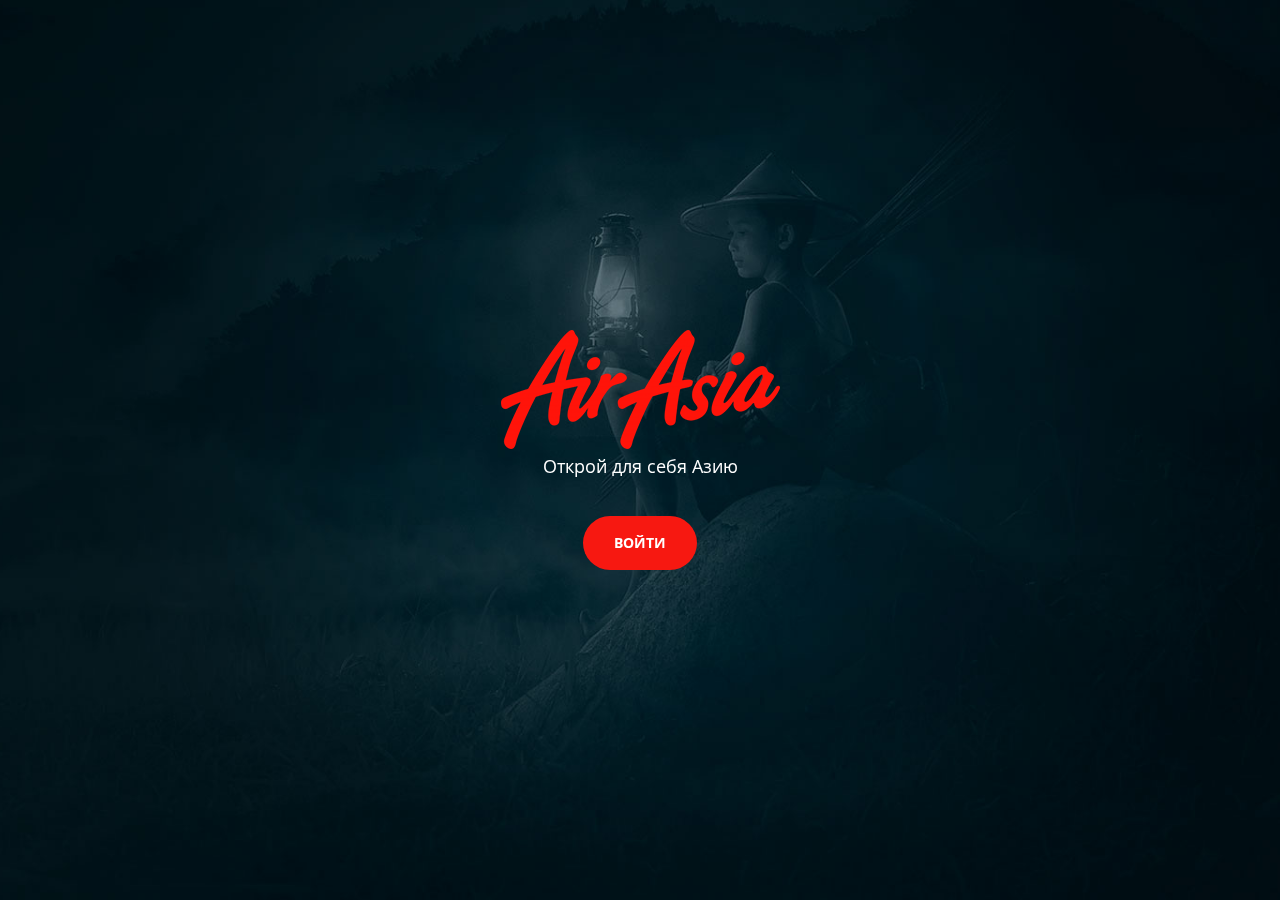
<file: index.html>
<!DOCTYPE html>
<html lang="ru">
<head>
  <meta charset="UTF-8">
  <meta http-equiv="X-UA-Compatible" content="IE=edge">
  <meta name="viewport" content="width=device-width, initial-scale=1.0">
  <link href="https://fonts.googleapis.com/css2?family=Open+Sans:wght@400;700&display=swap" rel="stylesheet">
  <link rel="icon" href="./img/favicon.ico" type="image/x-icon">
  <link rel="shortcut icon" href="./img/favicon.ico" type="image/x-icon">
  <link rel="stylesheet" href="./css/main.css">
  <title>AirAsia | Вход</title>
</head>
<body>
  <div class="wrapper">

    <section class="index">
      <div class="index__container">
        <div class="index__welcome index__welcome--start">
          <img src="img/index__logo.png" alt="" class="index__img">
          <p class="index__subtitle">Открой для себя Азию</p>
          <a href="main.html" class="btn btn_type_first">Войти</a>
        </div>
      </div>
    </section>
    
  </div>
</body>
</html>
</file>
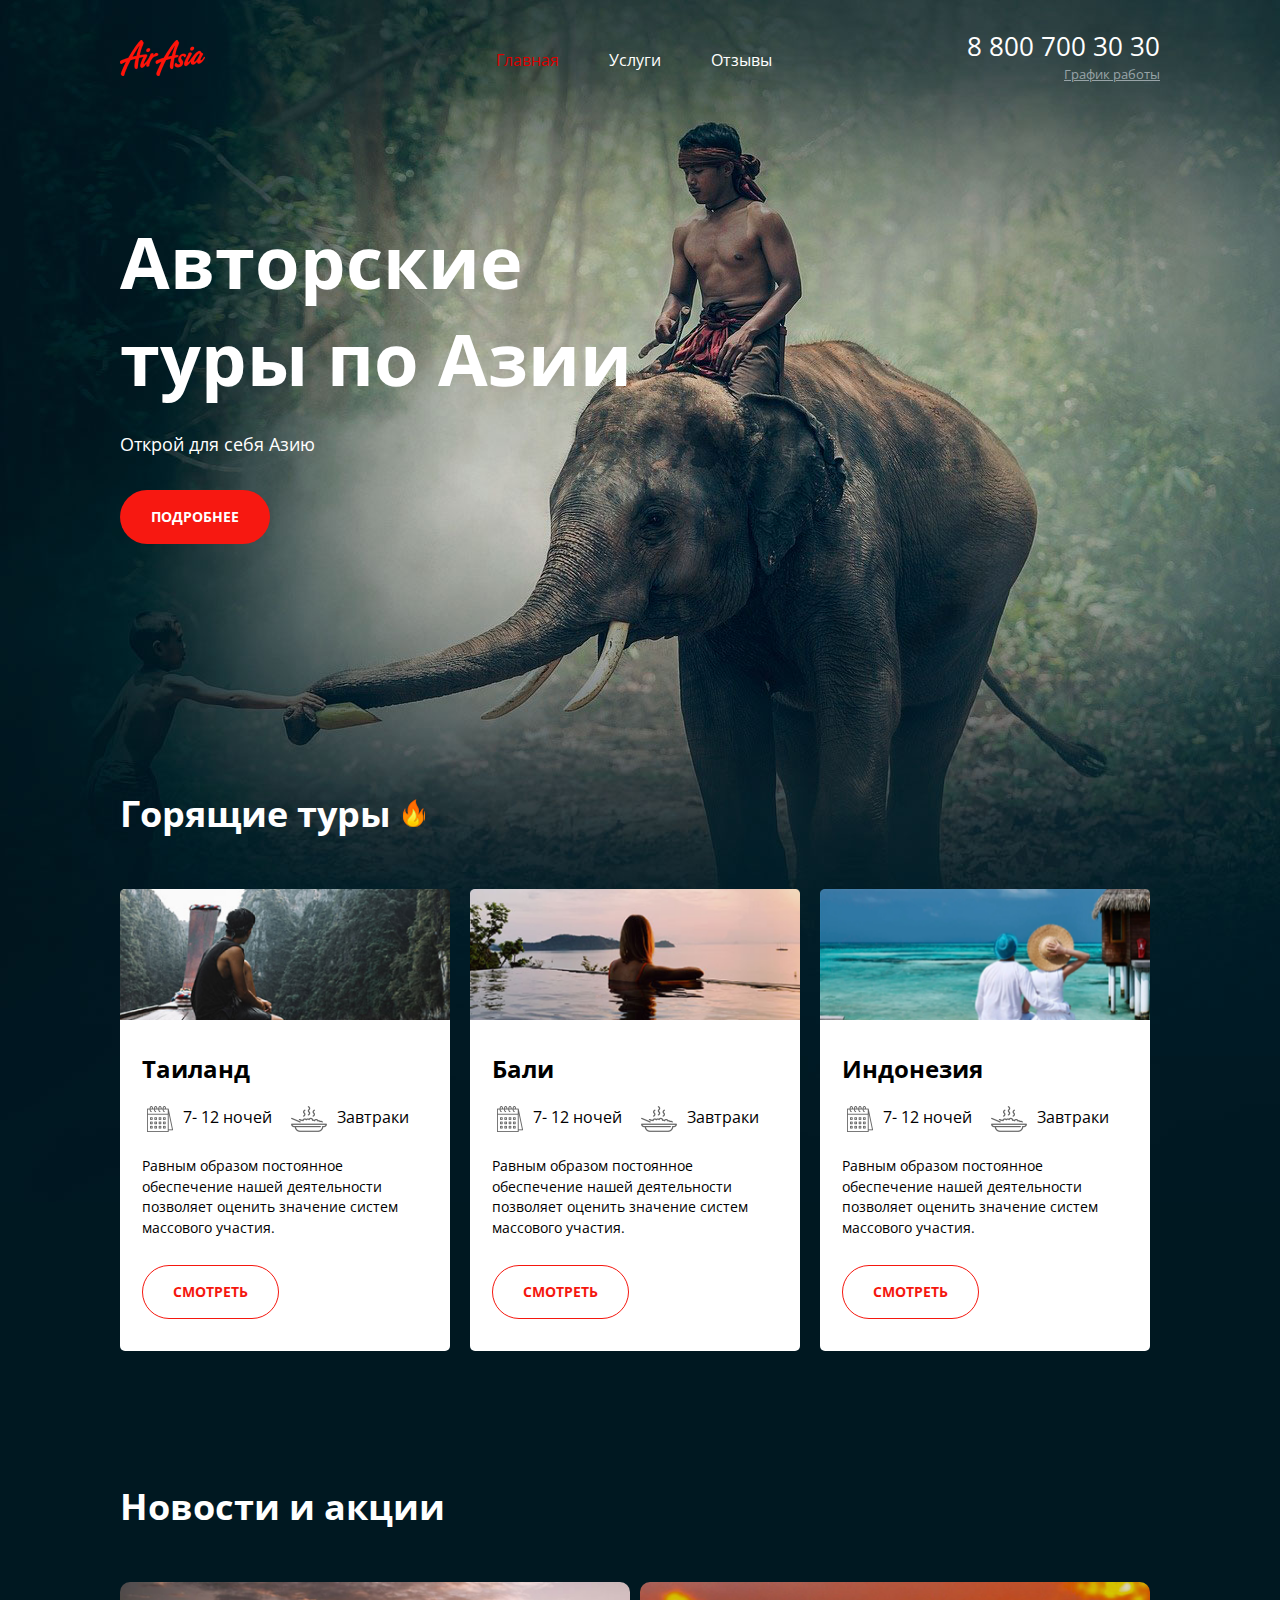
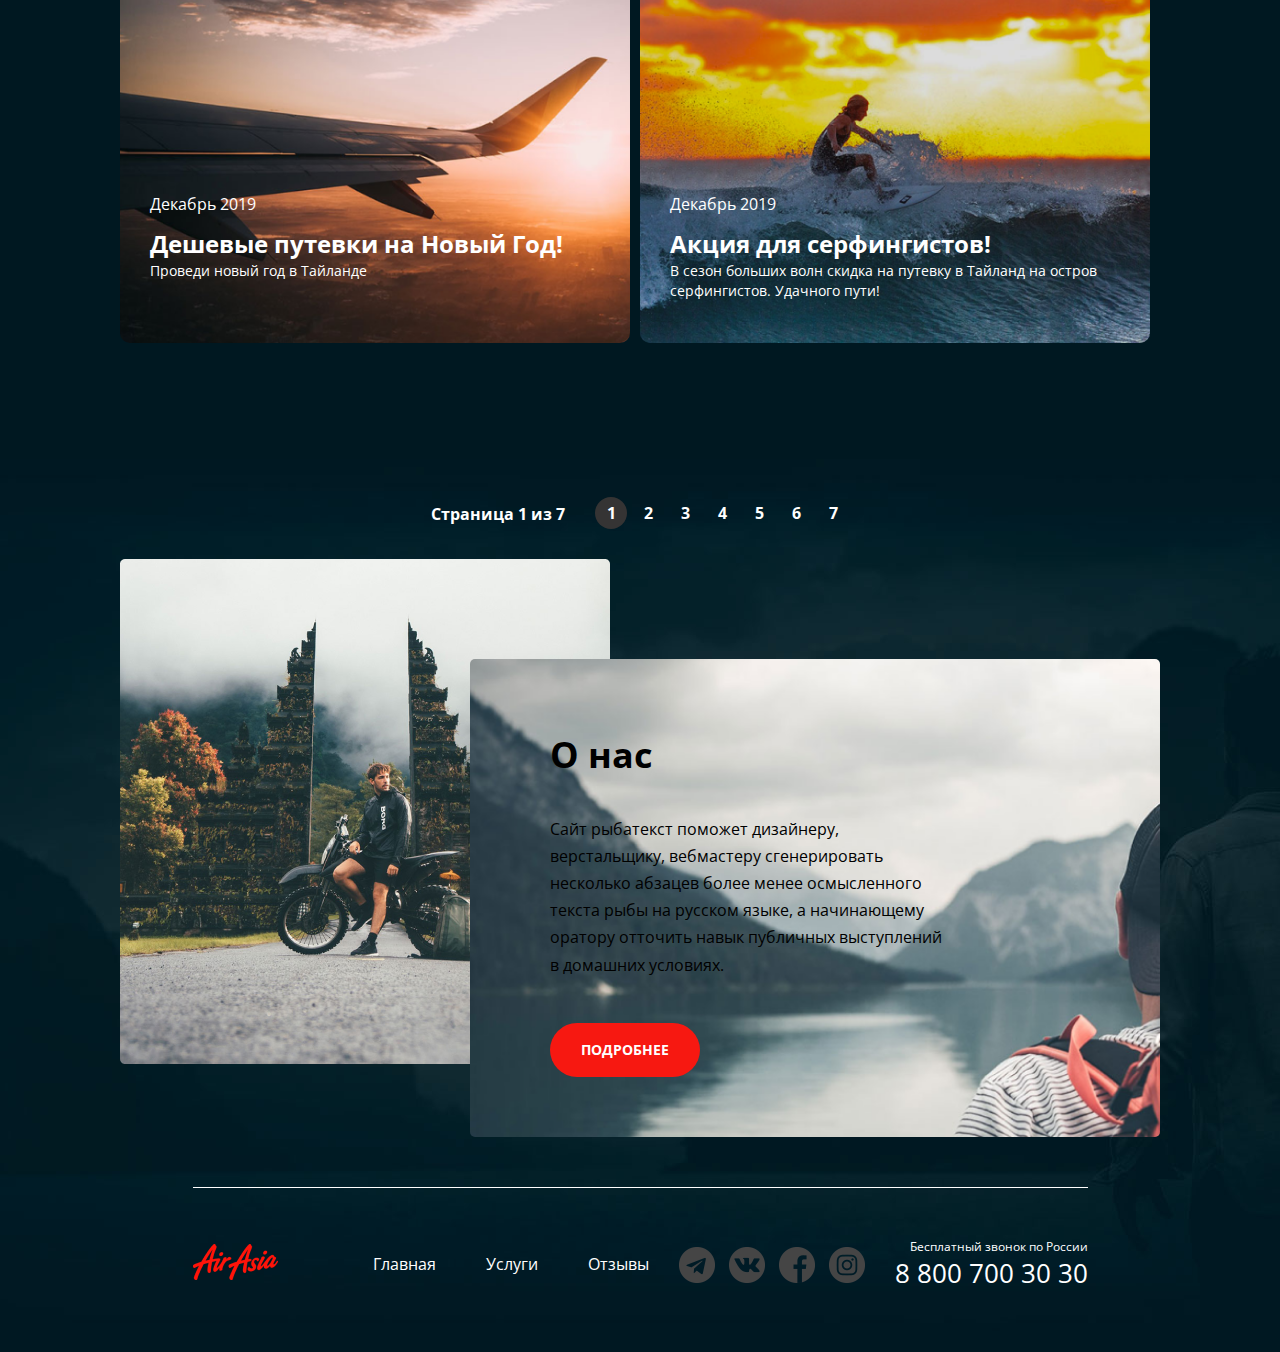
<file: main.html>
<!DOCTYPE html>
<html lang="ru">

<head>
  <meta charset="UTF-8">
  <meta http-equiv="X-UA-Compatible" content="IE=edge">
  <meta name="viewport" content="width=device-width, initial-scale=1.0">
  <link href="https://fonts.googleapis.com/css2?family=Open+Sans:wght@400;700&display=swap" rel="stylesheet">
  <link rel="icon" href="./img/favicon.ico" type="image/x-icon">
  <link rel="shortcut icon" href="./img/favicon.ico" type="image/x-icon">
  <link rel="stylesheet" href="./css/main.css">
  <title>AirAsia | Главная</title>
</head>

<body>
  <div class="wrapper main-page-wrapper">

    <section class="hero">
      <div class="container">
        <header class="header">
          <a href="index.html" class="logo"><img src="./img/logo.png" alt="AirAsia tours" class="logo__img"></a>
          <nav class="menu">
            <ul class="menu__list">
              <li class="menu__item menu__item--active"><a href="main.html" class="menu__link">Главная</a></li>
              <li class="menu__item"><a href="service.html" class="menu__link">Услуги</a></li>
              <li class="menu__item"><a href="review.html" class="menu__link">Отзывы</a></li>
            </ul>
          </nav>
          <address class="contact">
            <a href="tel:+78007003030" class="contact__phone">8 800 700 30 30</a>
            <div class="dropdown">
              <a href="#" class="dropdown__link">График работы</a>
              <div class="dropdown__menu">
                <div class="dropdown__triangle">
                  <ul class="dropdown__list">
                    <li class="dropdown__item dropdown__item--title">пн-вс: 09:00 - 20:00</li>
                    <li class="dropdown__item">Обед: 14:00 - 14:30</li>
                  </ul>
                </div>
              </div>
            </div>
          </address>
        </header>
        <div class="hero__container">
          <h1>Авторские туры по Азии</h1>
          <p class="hero__subtitle">Открой для себя Азию</p>
          <a href="service.html" class="btn btn_type_first">Подробнее</a>
        </div>
      </div>
    </section>
    
    <section class="tours">
      <div class="container">
        <h2 class="tours__title tours__title--flame">Горящие туры</h2>
        <ul class="tours__list">

          <li class="tours__item">
            <a href="service.html" class="tours__link">
              <img src="img/river.png" alt="Таиланд" class="tours__img">
            </a>
            <div class="tours__desc">
              <h3>Таиланд</h3>
              <ul class="tours__time-list">
                <li class="tours__time-item icon icon_type_cal">7- 12 ночей</li>
                <li class="tours__time-item icon icon_type_meal">Завтраки</li>
              </ul>
              <p class="tours__desc-text">Равным образом постоянное обеспечение нашей деятельности
                позволяет оценить значение систем массового участия.</p>
              <a href="service.html" class="btn btn_type_second">Смотреть</a>
            </div>
          </li>

          <li class="tours__item">
            <a href="service.html" class="tours__link">
              <img src="img/pool.png" alt="Бали" class="tours__img">
            </a>
            <div class="tours__desc">
              <h3>Бали</h3>
              <ul class="tours__time-list">
                <li class="tours__time-item icon icon_type_cal">7- 12 ночей</li>
                <li class="tours__time-item icon icon_type_meal">Завтраки</li>
              </ul>
              <p class="tours__desc-text">Равным образом постоянное обеспечение нашей деятельности
                позволяет оценить значение систем массового участия.</p>
              <a href="service.html" class="btn btn_type_second">Смотреть</a>
            </div>
          </li>

          <li class="tours__item">
            <a href="service.html" class="tours__link">
              <img src="img/ocean.png" alt="Индонезия" class="tours__img">
            </a>
            <div class="tours__desc">
              <h3>Индонезия</h3>
              <ul class="tours__time-list">
                <li class="tours__time-item icon icon_type_cal">7- 12 ночей</li>
                <li class="tours__time-item icon icon_type_meal">Завтраки</li>
              </ul>
              <p class="tours__desc-text">Равным образом постоянное обеспечение нашей деятельности
                позволяет оценить значение систем массового участия.</p>
              <a href="service.html" class="btn btn_type_second">Смотреть</a>
            </div>
          </li>

        </ul>
      </div>
    </section>

    <section class="news">
      <div class="container">
        <h2>Новости и акции</h2>
        <ul class="news__list">
          <li class="news__item">
            <a href="service.html" class="news__link">
              <div class="news__img-box">
                <img src="img/plain.png" alt="Дешевые путевки на Новый Год" class="news__img">
              </div>
              <div class="news__desc">
                <div class="news__date">Декабрь 2019</div>
                <h4>Дешевые путевки на Новый Год!</h4>
                <div class="news__text">Проведи новый год в Тайланде</div>
              </div>
            </a>
          </li>
          <li class="news__item">
            <a href="service.html" class="news__link">
              <div class="news__img-box">
                <img src="img/Surfer.png" alt="Акция для серфингистов!" class="news__img">
              </div>
              <div class="news__desc">
                <div class="news__date">Декабрь 2019</div>
                <h4>Акция для серфингистов!</h4>
                <div class="news__text">В сезон больших волн скидка на путевку в Тайланд на остров серфингистов.
                  Удачного пути!</div>
              </div>
            </a>
          </li>
        </ul>
        <div class="page">
          <div class="page__current">Страница 1 из 7</div>
          <ul class="page__list">
            <li class="page__item page__item--active"><a href="#" class="page__link">1</a></li>
            <li class="page__item"><a href="#" class="page__link">2</a></li>
            <li class="page__item"><a href="#" class="page__link">3</a></li>
            <li class="page__item"><a href="#" class="page__link">4</a></li>
            <li class="page__item"><a href="#" class="page__link">5</a></li>
            <li class="page__item"><a href="#" class="page__link">6</a></li>
            <li class="page__item"><a href="#" class="page__link">7</a></li>
          </ul>
        </div>
      </div>
    </section>

    <section class="about">
      <div class="container">
        <ul class="about__list">
          <li class="about__item">
            <img src="img/gates.png" alt="" class="about__img">
          </li>
          <li class="about__item">
            <div class="about__desc">
              <h3 class="about__title">О нас</h3>
              <div class="about__text">
                <p>Сайт рыбатекст поможет дизайнеру, верстальщику, вебмастеру сгенерировать несколько
                  абзацев более менее осмысленного текста рыбы на русском языке, а начинающему оратору
                  отточить навык публичных выступлений в домашних условиях.</p>
              </div>
              <a href="review.html" class="btn btn_type_first">Подробнее</a>
            </div>
          </li>
        </ul>
      </div>
    </section>

    <footer class="footer">
      <div class="container footer__line">
        <div class="footer__container">
          <a href="main.html" class="logo">
            <img src="img/logo.png" alt="" class="logo__img">
          </a>
          <nav class="menu">
            <ul class="menu__list">
              <li class="menu__item"><a href="main.html" class="menu__link">Главная</a></li>
              <li class="menu__item"><a href="service.html" class="menu__link">Услуги</a></li>
              <li class="menu__item"><a href="review.html" class="menu__link">Отзывы</a></li>
            </ul>
          </nav>
          <div class="social">
            <ul class="social__list">
              <li class="social__item social__item--tele"><a href="https://telegram.org" class="social__link"></a></li>
              <li class="social__item social__item--vk"><a href="https://vk.com" class="social__link"></a></li>
              <li class="social__item social__item--face"><a href="https://facebook.com" class="social__link"></a></li>
              <li class="social__item social__item--inst"><a href="https://instagram.com" class="social__link"></a></li>
            </ul>
          </div>
          <address class="contact">
            <a href="tel:+78007003030" class="contact__phone">
              <div class="contact__free">Бесплатный звонок по России</div>
              <div class="contact__number">8 800 700 30 30</div>
            </a>
          </address>
        </div>
      </div>
    </footer>

  </div>
</body>

</html>
</file>
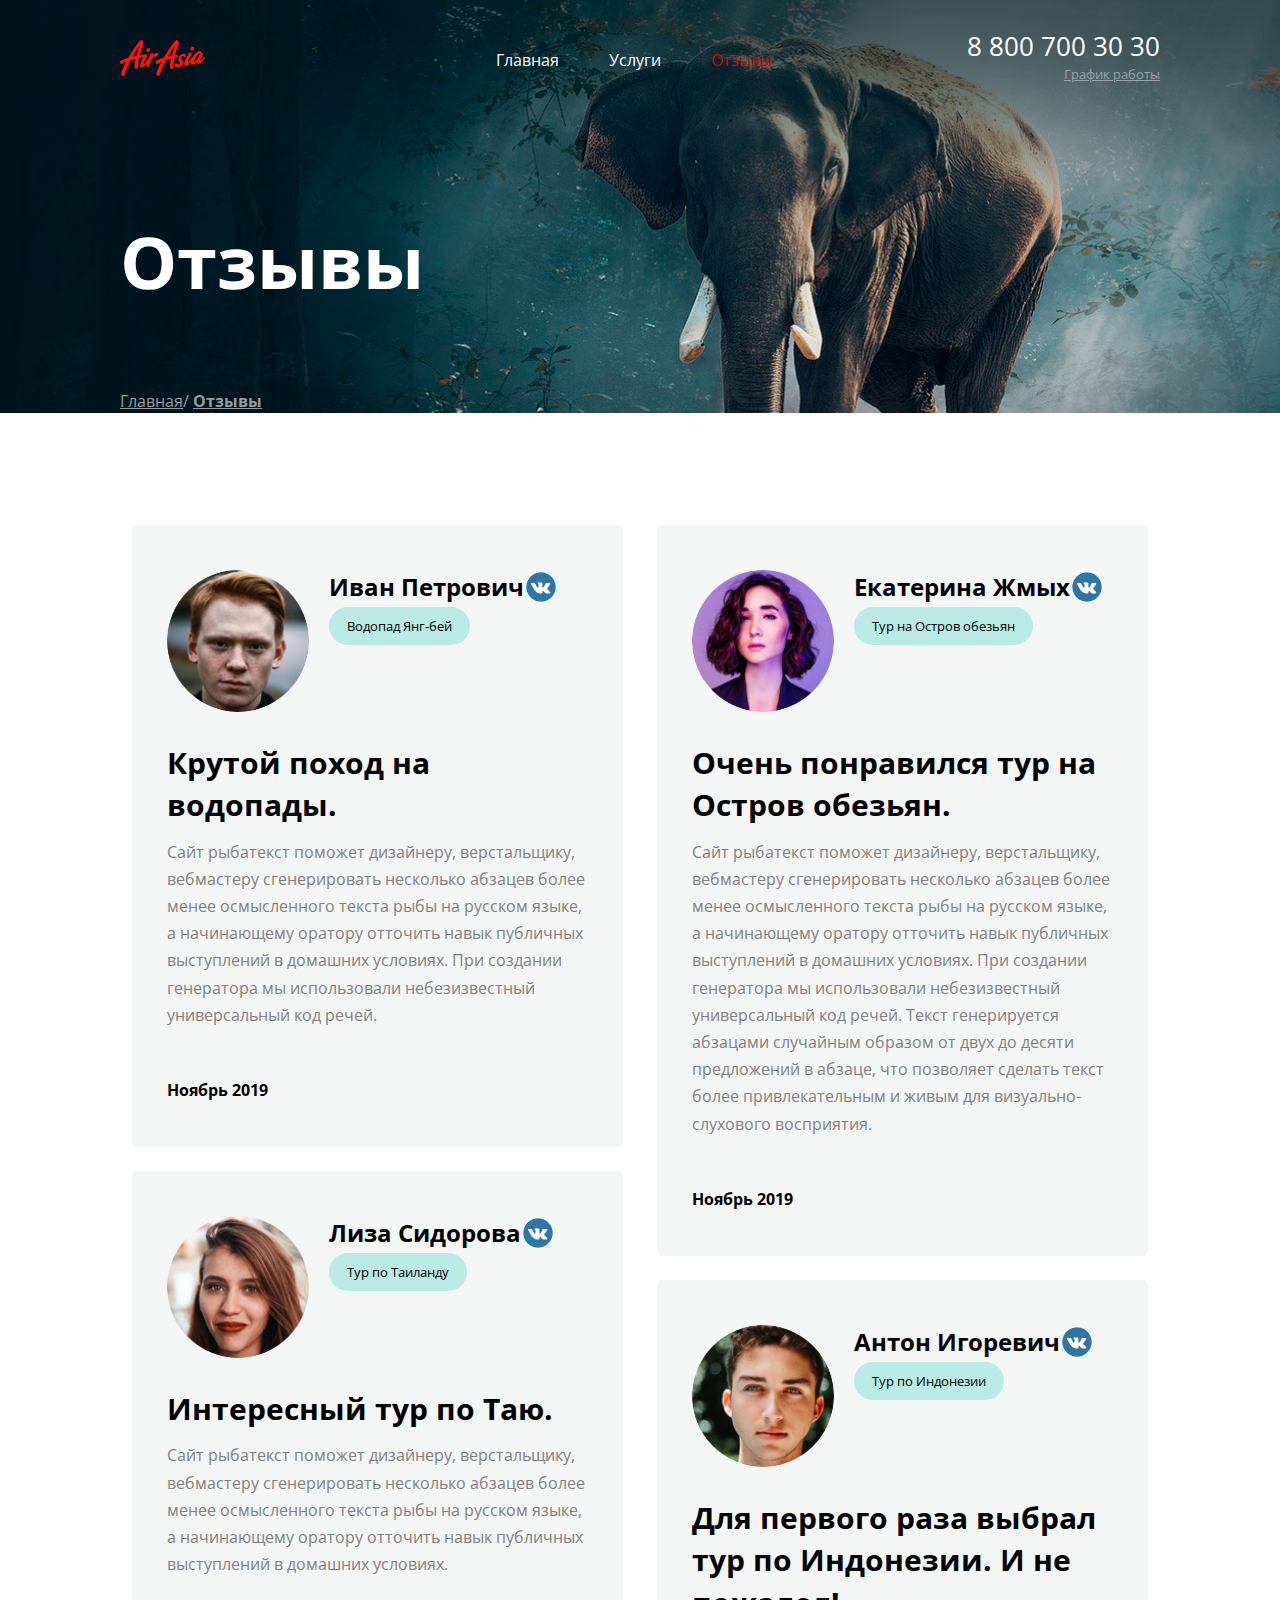
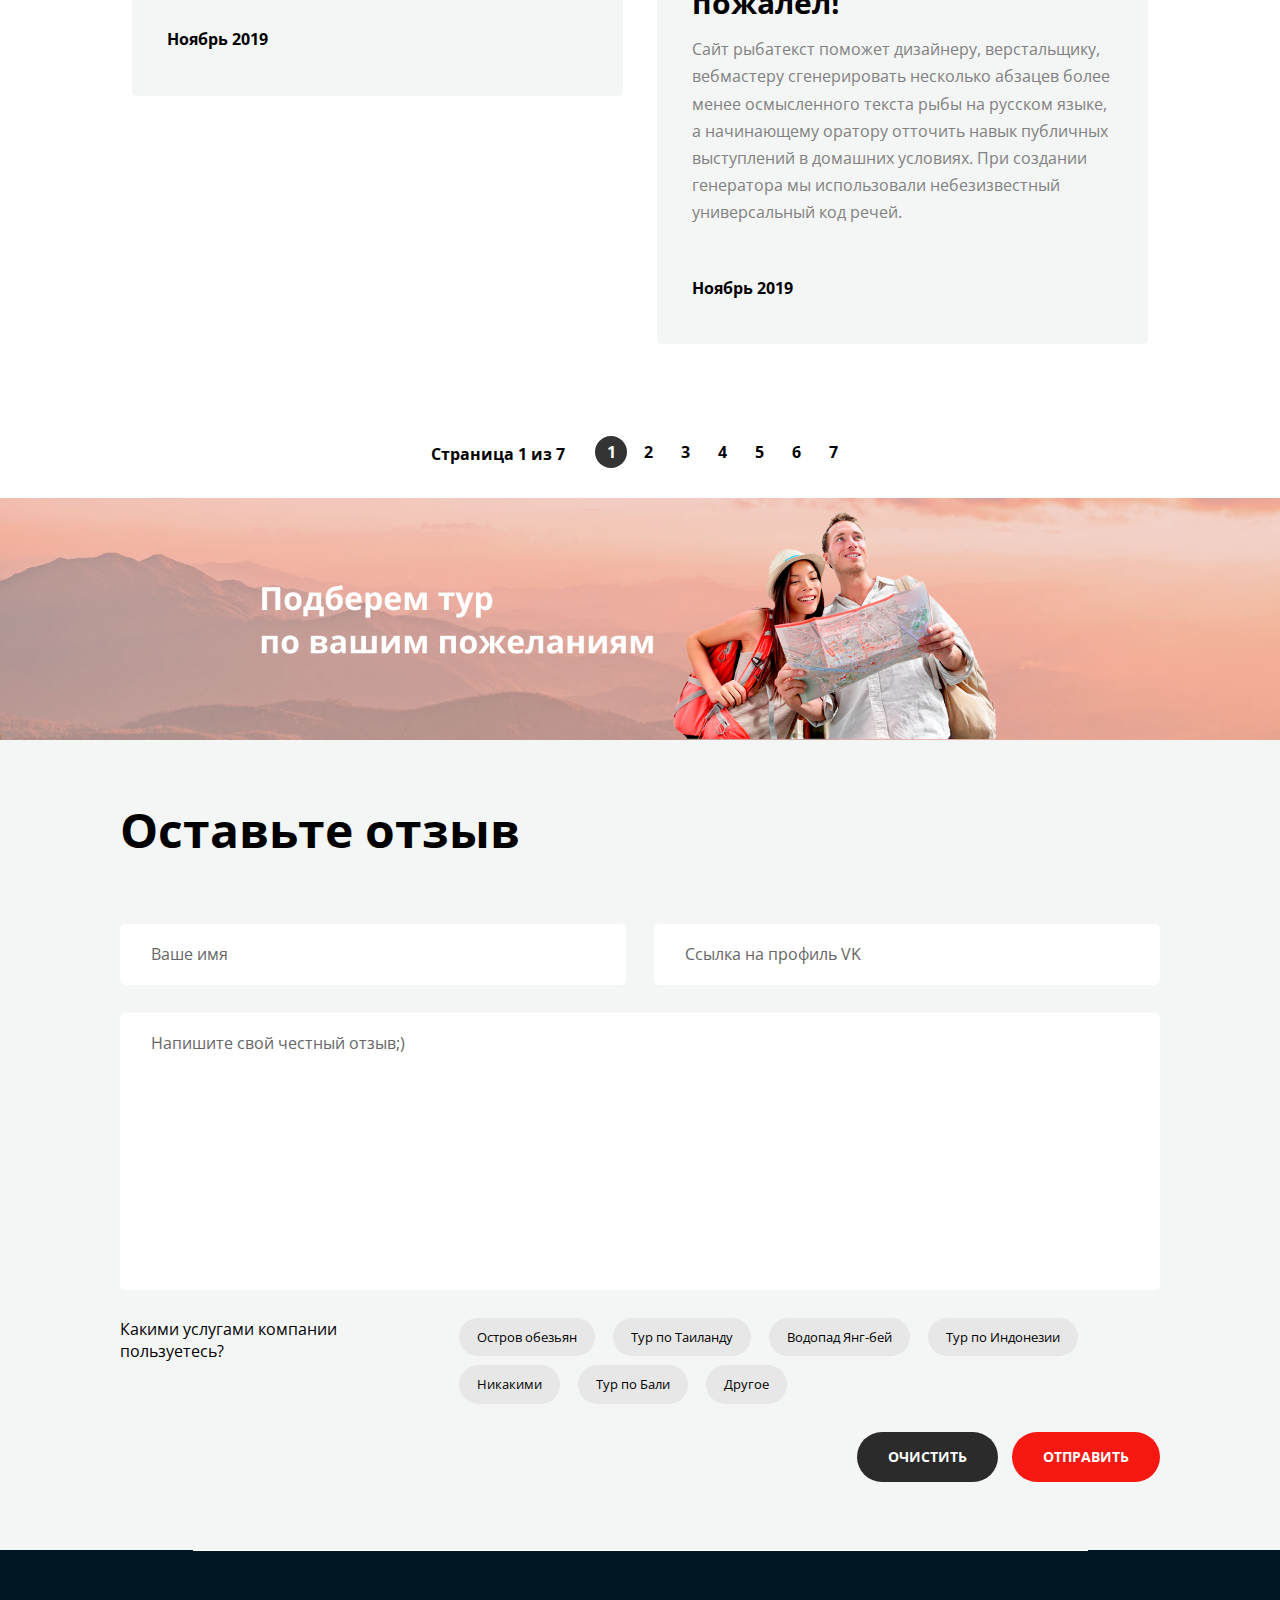
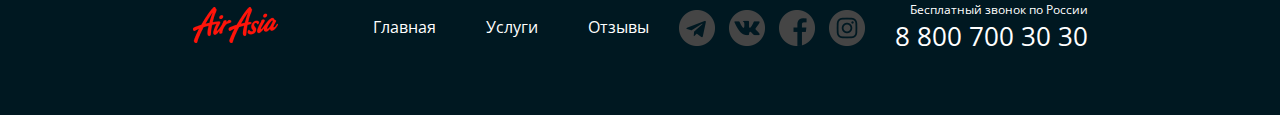
<file: review.html>
<!DOCTYPE html>
<html lang="ru">

<head>
  <meta charset="UTF-8">
  <meta http-equiv="X-UA-Compatible" content="IE=edge">
  <meta name="viewport" content="width=device-width, initial-scale=1.0">
  <link href="https://fonts.googleapis.com/css2?family=Open+Sans:wght@400;700&display=swap" rel="stylesheet">
  <link rel="icon" href="./img/favicon.ico" type="image/x-icon">
  <link rel="shortcut icon" href="./img/favicon.ico" type="image/x-icon">
  <link rel="stylesheet" href="./css/main.css">
  <title>AirAsia | Отзывы</title>
</head>

<body>
  <div class="wrapper review-page-wrapper">

    <section class="top">
      <div class="container">
        <header class="header">
          <a href="main.html" class="logo">
            <img src="img/logo.png" alt="AirAsia tours" class="logo__img">
          </a>
          <nav class="menu">
            <ul class="menu__list">
              <li class="menu__item"><a href="main.html" class="menu__link">Главная</a></li>
              <li class="menu__item"><a href="service.html" class="menu__link">Услуги</a></li>
              <li class="menu__item menu__item--active"><a href="review.html" class="menu__link">Отзывы</a></li>
            </ul>
          </nav>
          <address class="contact">
            <a href="tel:+78007003030" class="contact__phone">8 800 700 30 30</a>
            <div class="dropdown">
              <a href="#" class="dropdown__link">График работы</a>
              <div class="dropdown__menu">
                <ul class="dropdown__list">
                  <li class="dropdown__item dropdown__item--title">пн-вс: 09:00 - 20:00</li>
                  <li class="dropdown__item">Обед: 14:00 - 14:30</li>
                </ul>
              </div>
            </div>
          </address>
        </header>
        <h1 class="hero__title">Отзывы</h1>
        <nav class="breadcrumbs">
          <ul class="breadcrumbs__list">
            <li class="breadcrumbs__item"><a href="main.html" class="breadcrumbs__link">Главная</a></li>
            <li class="breadcrumbs__item"><a href="service.html"
                class="breadcrumbs__link breadcrumbs__link--active">Отзывы</a></li>
          </ul>
        </nav>
      </div>
    </section>

    <section class="review">
      <div class="container">
        <div class="review__container">
          <ul class="review__list">
            <li class="review__item">
              <div class="review__name">
                <img src="img/avatar1.png" alt="" class="review__img">
                <div class="review__info">
                  <a href="" class="review__link review__link--icon">Иван Петрович</a>
                  <div class="review__place tag tag--active">Водопад Янг-бей</div>
                </div>
              </div>
              <div class="review__desc">
                <h4 class="review__title">Крутой поход на водопады.</h4>
                <p class="review__text">Сайт рыбатекст поможет дизайнеру, верстальщику, вебмастеру сгенерировать
                  несколько абзацев более менее осмысленного текста рыбы на русском языке, а начинающему оратору
                  отточить навык публичных выступлений в домашних условиях. При создании генератора мы использовали
                  небезизвестный универсальный код речей. </p>
                <div class="review__date">Ноябрь 2019</div>
              </div>
            </li>
            <li class="review__item">
              <div class="review__name">
                <img src="img/avatar3.png" alt="" class="review__img">
                <div class="review__info">
                  <a href="" class="review__link review__link--icon">Лиза Сидорова</a>
                  <div class="review__place tag tag--active">Тур по Таиланду</div>
                </div>
              </div>
              <div class="review__desc">
                <h4 class="review__title">Интересный тур по Таю.</h4>
                <p class="review__text">Сайт рыбатекст поможет дизайнеру, верстальщику, вебмастеру сгенерировать
                  несколько абзацев более менее осмысленного текста рыбы на русском языке, а начинающему оратору
                  отточить навык публичных выступлений в домашних условиях.</p>
                <div class="review__date">Ноябрь 2019</div>
              </div>
            </li>
            <li class="review__item">
              <div class="review__name">
                <img src="img/avatar2.png" alt="" class="review__img">
                <div class="review__info">
                  <a href="" class="review__link review__link--icon">Екатерина Жмых</a>
                  <div class="review__place tag tag--active">Тур на Остров обезьян</div>
                </div>
              </div>
              <div class="review__desc">
                <h4 class="review__title">Очень понравился тур на Остров обезьян.</h4>
                <p class="review__text">Сайт рыбатекст поможет дизайнеру, верстальщику, вебмастеру сгенерировать
                  несколько абзацев более менее осмысленного текста рыбы на русском языке, а начинающему оратору
                  отточить навык публичных выступлений в домашних условиях. При создании генератора мы использовали
                  небезизвестный универсальный код речей. Текст генерируется абзацами случайным образом от двух до
                  десяти предложений в абзаце, что позволяет сделать текст более привлекательным и живым для
                  визуально-слухового восприятия.</p>
                <div class="review__date">Ноябрь 2019</div>
              </div>
            </li>
            <li class="review__item">
              <div class="review__name">
                <img src="img/avatar4.png" alt="" class="review__img">
                <div class="review__info">
                  <a href="" class="review__link review__link--icon">Антон Игоревич</a>
                  <div class="review__place tag tag--active">Тур по Индонезии</div>
                </div>
              </div>
              <div class="review__desc">
                <h4 class="review__title">Для первого раза выбрал тур по Индонезии. И не пожалел!</h4>
                <p class="review__text">Сайт рыбатекст поможет дизайнеру, верстальщику, вебмастеру сгенерировать
                  несколько абзацев более менее осмысленного текста рыбы на русском языке, а начинающему оратору
                  отточить навык публичных выступлений в домашних условиях. При создании генератора мы использовали
                  небезизвестный универсальный код речей.</p>
                <div class="review__date">Ноябрь 2019</div>
              </div>
            </li>
          </ul>
        </div>
      </div>
      <div class="page page_type_second">
        <div class="page__current">Страница 1 из 7</div>
        <ul class="page__list">
          <li class="page__item page__item--active"><a href="#" class="page__link">1</a></li>
          <li class="page__item"><a href="#" class="page__link">2</a></li>
          <li class="page__item"><a href="#" class="page__link">3</a></li>
          <li class="page__item"><a href="#" class="page__link">4</a></li>
          <li class="page__item"><a href="#" class="page__link">5</a></li>
          <li class="page__item"><a href="#" class="page__link">6</a></li>
          <li class="page__item"><a href="#" class="page__link">7</a></li>
        </ul>
      </div>
    </section>

    <div class="banner">
      <a href="service.html" class="banner__link">
        <img src="img/banner.png" alt="" class="banner__img">
      </a>
    </div>

    <section class="form">
      <div class="container">
        <h2 class="form__title">Оставьте отзыв</h2>
        <form class="form__form">
          <div class="form__group">
            <input type="text" name="name" class="form__input" placeholder="Ваше имя">
            <input type="text" name="link" class="form__input" placeholder="Ссылка на профиль VK">
          </div>
          <div class="form__group">
            <textarea name="textarea" class="form__input form__input--type-textarea"
              placeholder="Напишите свой честный отзыв;)"></textarea>
          </div>
          <div class="form__group">
            <p class="form__control">Какими услугами компании пользуетесь?</p>
            <ul class="form__list">
              <li class="form__item control">
                <label class="control__label">
                  <input name="island" type="checkbox" class="control__input">
                  <span class="control__tag tag">Остров обезьян</span>
                </label>
              </li>
              <li class="form__item control">
                <label class="control__label">
                  <input name="tai" type="checkbox" class="control__input">
                  <span class="control__tag tag">Тур по Таиланду</span>
                </label>
              </li>
              <li class="form__item control">
                <label class="control__label">
                  <input name="waterfall" type="checkbox" class="control__input">
                  <span class="control__tag tag">Водопад Янг-бей</span>
                </label>
              </li>
              <li class="form__item control">
                <label class="control__label">
                  <input name="ind" type="checkbox" class="control__input">
                  <span class="control__tag tag">Тур по Индонезии</span>
                </label>
              </li>
              <li class="form__item control">
                <label class="control__label">
                  <input name="nothing" type="checkbox" class="control__input">
                  <span class="control__tag tag">Никакими</span>
                </label>
              </li>
              <li class="form__item control">
                <label class="control__label">
                  <input name="bali" type="checkbox" class="control__input">
                  <span class="control__tag tag">Тур по Бали</span>
                </label>
              </li>
              <li class="form__item control">
                <label class="control__label">
                  <input name="other" type="checkbox" class="control__input">
                  <span class="control__tag tag">Другое</span>
                </label>
              </li>
            </ul>
          </div>
          <div class="form__group">
            <div class="form__btn">
              <button class="btn btn_type_third">Очистить</button>
              <button class="btn btn_type_first">Отправить</button>
            </div>
          </div>
        </form>
      </div>
    </section>

    <footer class="footer">
      <div class="container footer__line">
        <div class="footer__container">
          <a href="main.html" class="logo">
            <img src="img/logo.png" alt="" class="logo__img">
          </a>
          <nav class="menu">
            <ul class="menu__list">
              <li class="menu__item"><a href="main.html" class="menu__link">Главная</a></li>
              <li class="menu__item"><a href="service.html" class="menu__link">Услуги</a></li>
              <li class="menu__item"><a href="review.html" class="menu__link">Отзывы</a></li>
            </ul>
          </nav>
          <div class="social">
            <ul class="social__list">
              <li class="social__item social__item--tele"><a href="https://telegram.org" class="social__link"></a></li>
              <li class="social__item social__item--vk"><a href="https://vk.com" class="social__link"></a></li>
              <li class="social__item social__item--face"><a href="https://facebook.com" class="social__link"></a></li>
              <li class="social__item social__item--inst"><a href="https://instagram.com" class="social__link"></a></li>
            </ul>
          </div>
          <address class="contact">
            <a href="tel:+78007003030" class="contact__phone">
              <div class="contact__free">Бесплатный звонок по России</div>
              <div class="contact__number">8 800 700 30 30</div>
            </a>
          </address>
        </div>
      </div>
    </footer>

  </div>
</body>

</html>
</file>
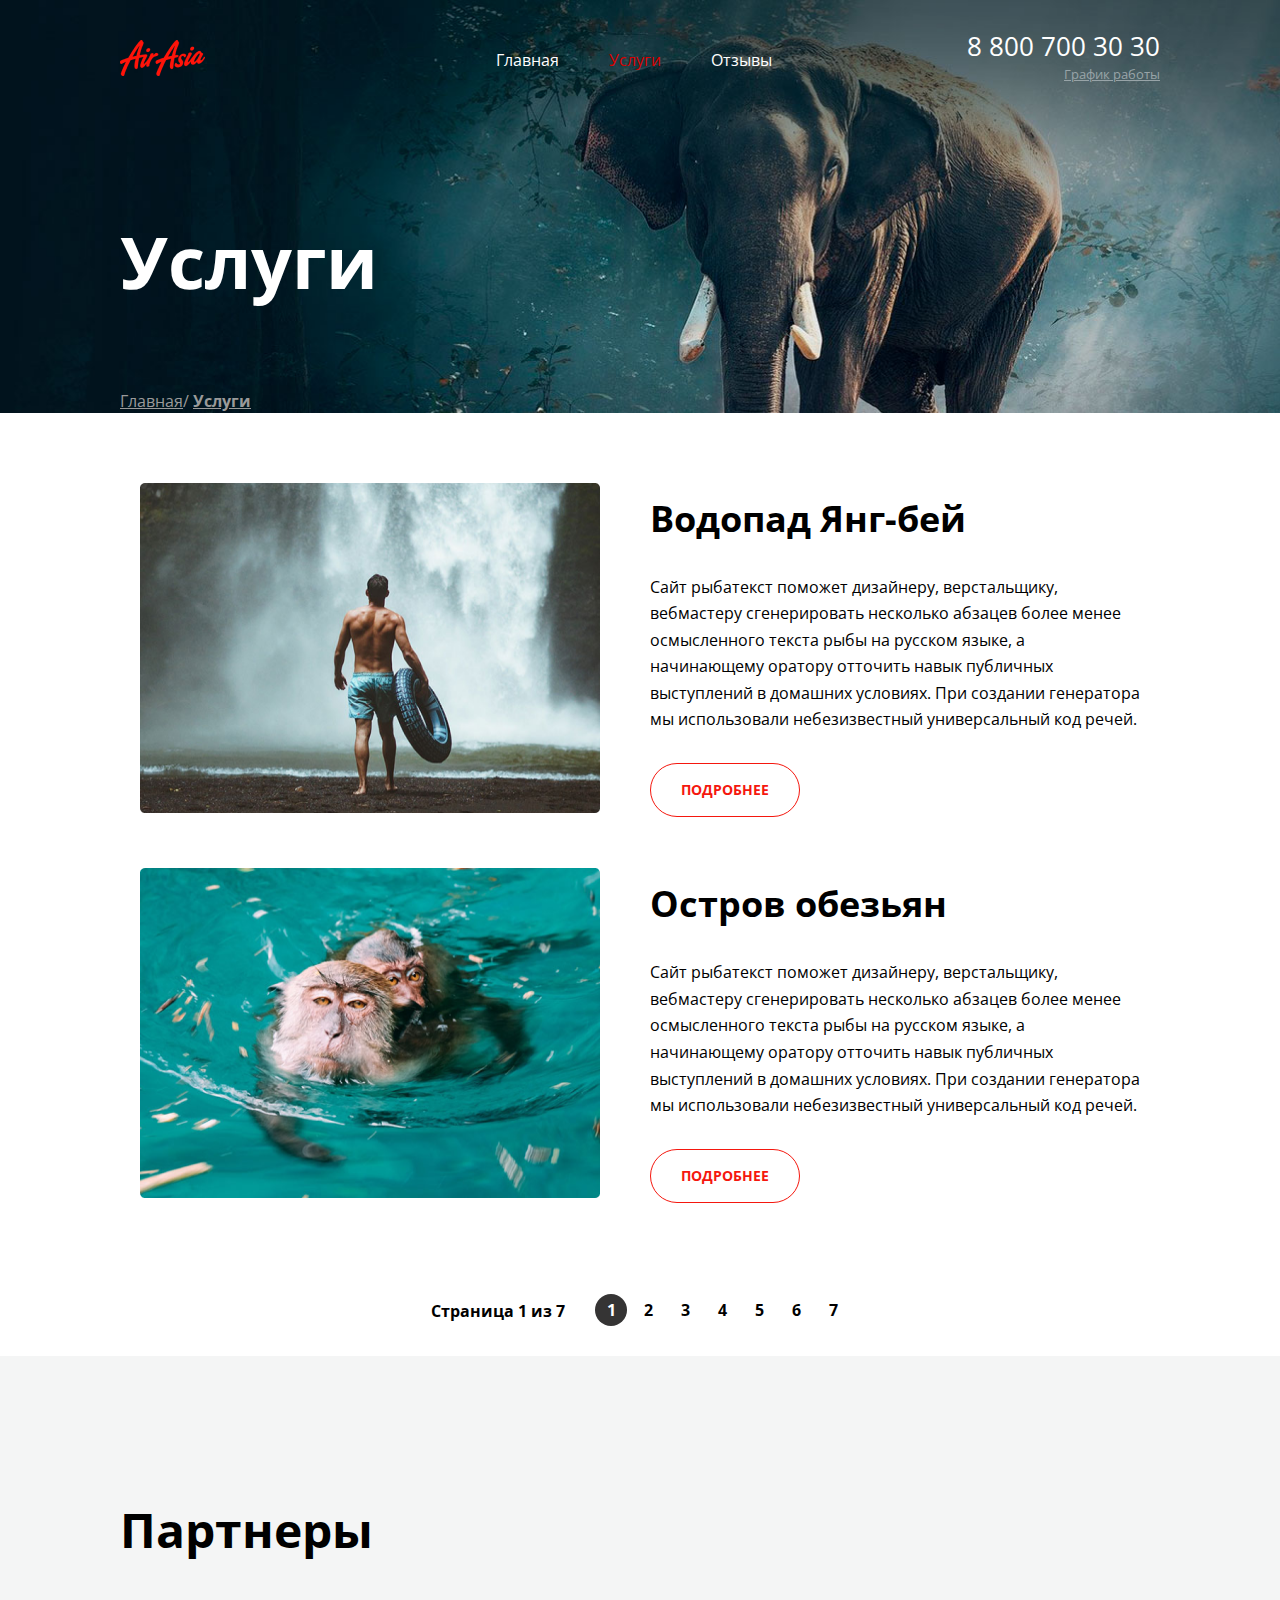
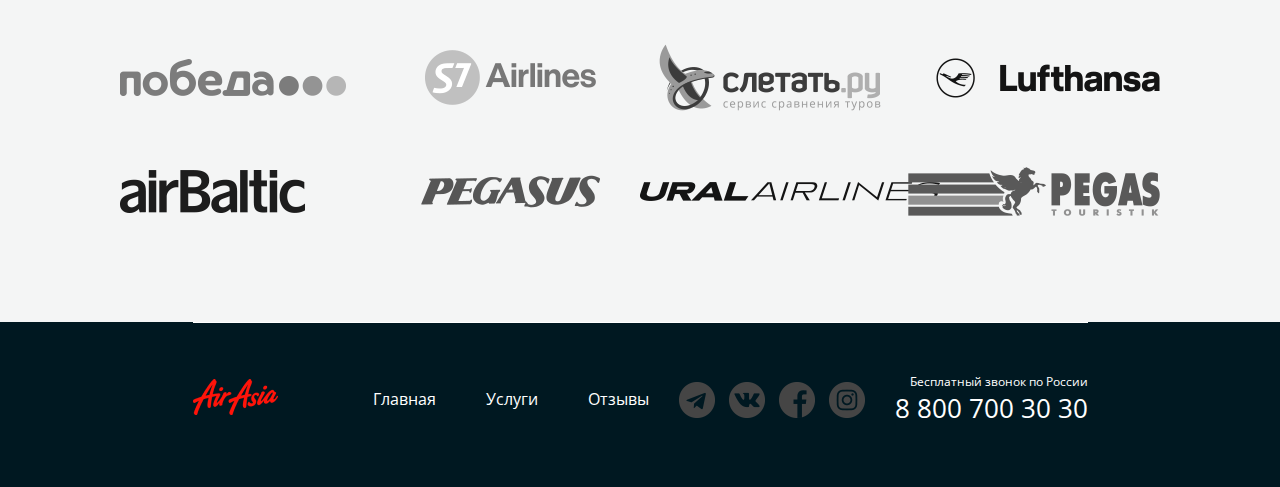
<file: service.html>
<!DOCTYPE html>
<html lang="ru">
<head>
  <meta charset="UTF-8">
  <meta http-equiv="X-UA-Compatible" content="IE=edge">
  <meta name="viewport" content="width=device-width, initial-scale=1.0">
  <link href="https://fonts.googleapis.com/css2?family=Open+Sans:wght@400;700&display=swap" rel="stylesheet">
  <link rel="icon" href="./img/favicon.ico" type="image/x-icon">
  <link rel="shortcut icon" href="./img/favicon.ico" type="image/x-icon">
  <link rel="stylesheet" href="./css/main.css">
  <title>AirAsia | Услуги</title>
</head>
<body>
  <div class="wrapper service-page-wrapper">

    <section class="top">
      <div class="container">
        <header class="header">
          <a href="main.html" class="logo"><img src="img/logo.png" alt="AirAsia tours" class="logo__img"></a>
          <nav class="menu">
            <ul class="menu__list">
                <li class="menu__item"><a href="main.html" class="menu__link">Главная</a></li>
                <li class="menu__item menu__item--active"><a href="service.html" class="menu__link">Услуги</a></li>
                <li class="menu__item"><a href="review.html" class="menu__link">Отзывы</a></li>
            </ul>
          </nav>
          <address class="contact">
            <a href="tel:+78007003030" class="contact__phone">8 800 700 30 30</a>
            <div class="dropdown">
                <a href="#" class="dropdown__link">График работы</a>
                <div class="dropdown__menu">
                    <ul class="dropdown__list">
                        <li class="dropdown__item dropdown__item--title">пн-вс: 09:00 - 20:00</li>
                        <li class="dropdown__item">Обед: 14:00 - 14:30</li>
                    </ul>
                </div>
            </div>
        </address>
        </header>
          <h1 class="hero__title">Услуги</h1>
          <nav class="breadcrumbs">
            <ul class="breadcrumbs__list">
              <li class="breadcrumbs__item"><a href="main.html" class="breadcrumbs__link">Главная</a></li>
              <li class="breadcrumbs__item"><a href="service.html" class="breadcrumbs__link breadcrumbs__link--active">Услуги</a></li>
            </ul>
          </nav>
      </div>
    </section>

    <section class="service">
      <div class="container">
        <div class="service__container">
          <ul class="service__list">
            <li class="service__item">
              <a href="" class="service__link">
                <img src="img/waterfall.png" alt="" class="service__img">
                <div class="service__desc">
                  <h2 class="service__title">Водопад Янг-бей</h2>
                  <p class="service__desc-text">Сайт рыбатекст поможет дизайнеру, верстальщику, вебмастеру сгенерировать несколько абзацев более менее осмысленного текста рыбы на русском языке, а начинающему оратору отточить навык публичных выступлений в домашних условиях. При создании генератора мы использовали небезизвестный универсальный код речей.</p>
                  <a href="#" class="btn btn_type_second">Подробнее</a>
                </div>
              </a>
            </li>
            <li class="service__item">
              <a href="" class="service__link">
                <img src="img/monkeys.png" alt="" class="service__img">
                <div class="service__desc">
                  <h2 class="service__title">Остров обезьян</h2>
                  <p class="service__desc-text">Сайт рыбатекст поможет дизайнеру, верстальщику, вебмастеру сгенерировать несколько абзацев более менее осмысленного текста рыбы на русском языке, а начинающему оратору отточить навык публичных выступлений в домашних условиях. При создании генератора мы использовали небезизвестный универсальный код речей.</p>
                  <a href="#" class="btn btn_type_second">Подробнее</a>
                </div>
              </a>
            </li>
          </ul>
        </div>
        <div class="page page_type_second">
          <div class="page__current">Страница 1 из 7</div>
          <ul class="page__list">
              <li class="page__item page__item--active"><a href="#" class="page__link">1</a></li>
              <li class="page__item"><a href="#" class="page__link">2</a></li>
              <li class="page__item"><a href="#" class="page__link">3</a></li>
              <li class="page__item"><a href="#" class="page__link">4</a></li>
              <li class="page__item"><a href="#" class="page__link">5</a></li>
              <li class="page__item"><a href="#" class="page__link">6</a></li>
              <li class="page__item"><a href="#" class="page__link">7</a></li>
          </ul>
        </div>
      </div>
    </section>
    
    <section class="partners">
      <div class="container">
        <h2 class="partners__title">Партнеры</h2>
        <ul class="partners__list">
          <li class="partners__item"><a href="#" class="partners__link"><img src="img/pobeda2.png" alt=""
            class="partners__img"></a></li>
          <li class="partners__item"><a href="#" class="partners__link"><img src="img/s72.png" alt=""
                class="partners__img"></a></li>
          <li class="partners__item"><a href="#" class="partners__link"><img src="img/lets-fly2.png" alt=""
                class="partners__img"></a></li>
          <li class="partners__item"><a href="#" class="partners__link"><img src="img/lufthansa2.png" alt=""
                class="partners__img"></a></li>
          <li class="partners__item"><a href="#" class="partners__link"><img src="img/airbaltic2.png" alt=""
                class="partners__img"></a></li>
          <li class="partners__item"><a href="#" class="partners__link"><img src="img/pegasus2.png" alt=""
                class="partners__img"></a></li>
          <li class="partners__item"><a href="#" class="partners__link"><img src="img/ural2.png" alt=""
                class="partners__img"></a></li>
          <li class="partners__item"><a href="#" class="partners__link"><img src="img/pegas2.png" alt=""
                class="partners__img"></a></li>
        </ul>
      </div>
    </section>

    <footer class="footer">
      <div class="container footer__line">
        <div class="footer__container">
          <a href="main.html" class="logo">
            <img src="img/logo.png" alt="" class="logo__img">
          </a>
          <nav class="menu">
            <ul class="menu__list">
                <li class="menu__item"><a href="main.html" class="menu__link">Главная</a></li>
                <li class="menu__item"><a href="service.html" class="menu__link">Услуги</a></li>
                <li class="menu__item"><a href="review.html" class="menu__link">Отзывы</a></li>
            </ul>
          </nav>
          <div class="social">
            <ul class="social__list">
              <li class="social__item social__item--tele"><a href="https://telegram.org" class="social__link"></a></li>
              <li class="social__item social__item--vk"><a href="https://vk.com" class="social__link"></a></li>
              <li class="social__item social__item--face"><a href="https://facebook.com" class="social__link"></a></li>
              <li class="social__item social__item--inst"><a href="https://instagram.com" class="social__link"></a></li>
            </ul>
          </div>
          <address class="contact">
            <a href="tel:+78007003030" class="contact__phone">
              <div class="contact__free">Бесплатный звонок по России</div>
              <div class="contact__number">8 800 700 30 30</div>
            </a>
          </address>
        </div>
      </div>
    </footer>

  </div>
</body>
</html>
</file>
<file: css/main.css>
@import url(./normalize.css);
@import url(./base.css);
@import url(./btn.css);

@import url(./header.css);
@import url(./logo.css);
@import url(./menu.css);
@import url(./contact.css);
@import url(./hero.css);
@import url(./wrapper.css);
@import url(./tours.css);
@import url(./news.css);
@import url(./page.css);
@import url(./about.css);
@import url(./footer.css);
@import url(./social.css);
@import url(./service.css);
@import url(./breadcrumbs.css);
@import url(./partners.css);
@import url(./index.css);
@import url(./review.css);
@import url(./form.css);
@import url(./banner.css);
@import url(./control.css);
@import url(./tag.css);
@import url(./dropdown.css);
</file>
